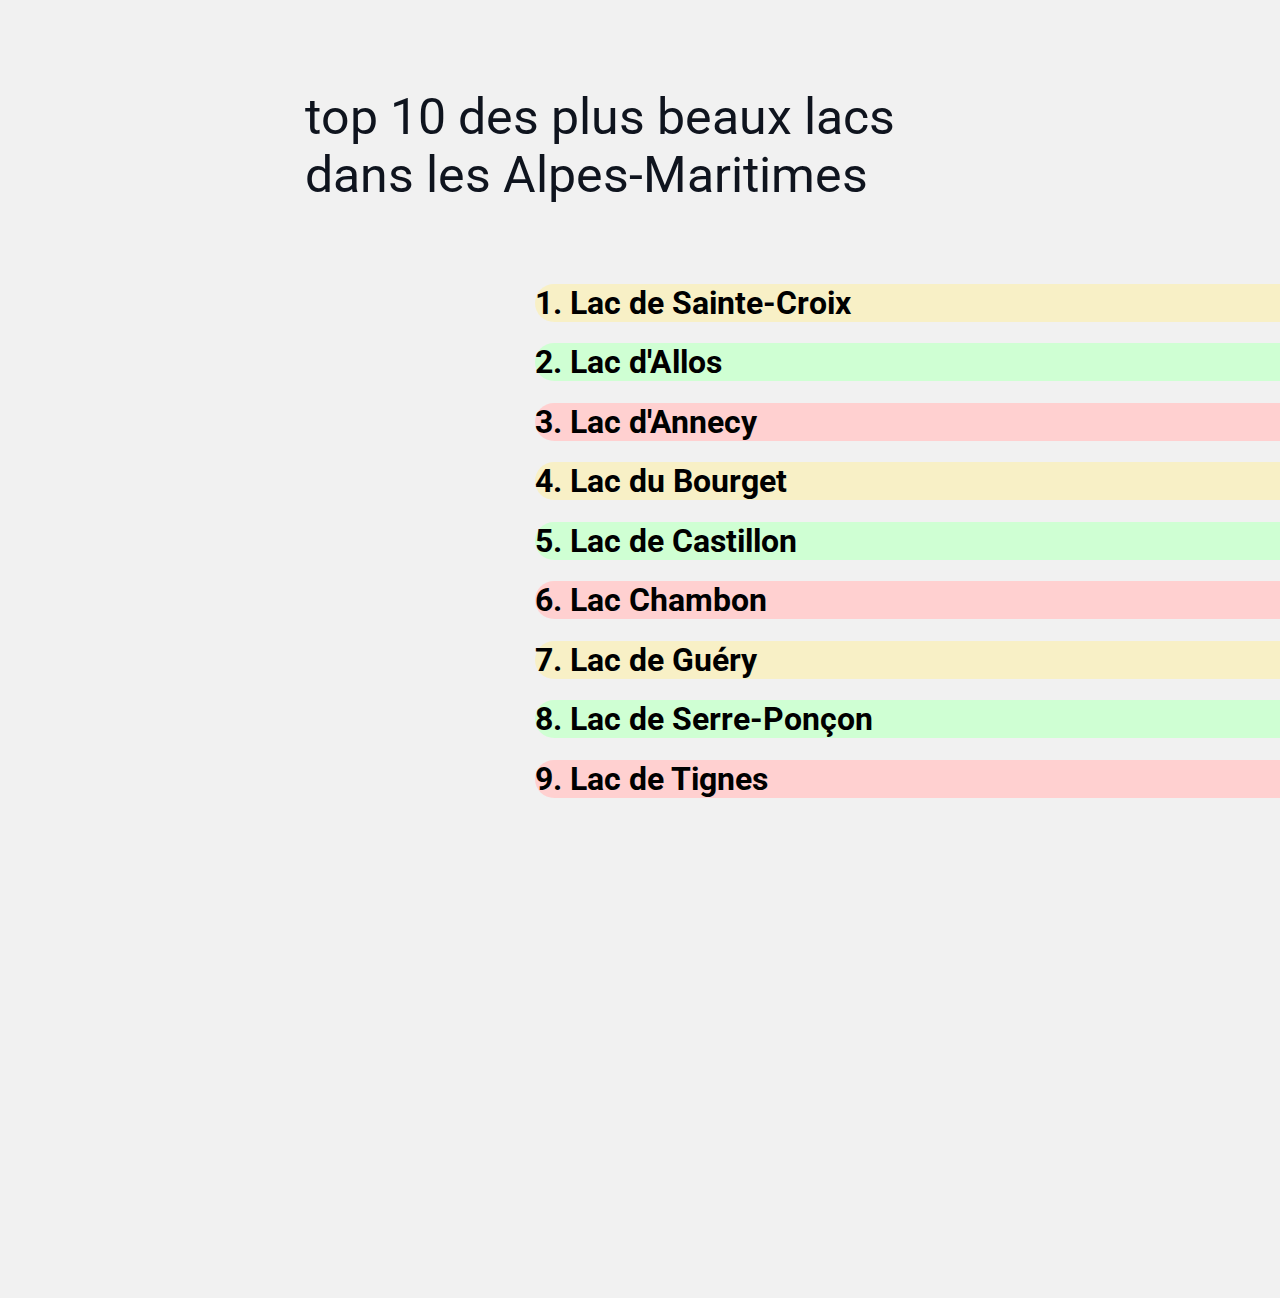
<file: index.html>
<!DOCTYPE html>
<html>
<head>
<meta charsSet="UTF-8">
<title>voyage</title>
<link href="styles.css" rel="stylesheet"/>
</head>
	<body>
		<div class="container">
			<div class="info">
				<div class="info-text">
					<p>top 10 des plus beaux lacs dans les Alpes-Maritimes</p>
				</div>
			</div>
	
			<div class="card bg-yellow">
				<a href="saintcroix.html"><strong><h1>1. Lac de Sainte-Croix</h1></strong></a>
			</div>
			<div class="card bg-green">
				<a href="allos.html"><strong><h1>2. Lac d'Allos</h1></strong></a>
			</div>
			<div class="card bg-red">
				<a href="annecy.html"><strong><h1>3. Lac d'Annecy</h1></strong></a>
			</div>
			<div class="card bg-yellow">
				<a href="bourget.html"><strong><h1>4. Lac du Bourget</h1></strong></a>
			</div>
			<div class="card bg-green">
				<a href="castillon.html"><strong><h1>5. Lac de Castillon</h1></strong></a>
			</div>
			<div class="card bg-red">
				<a href="chambon.html"><strong><h1>6. Lac Chambon</h1></strong></a>
			</div>
			<div class="card bg-yellow">
				<a href="guery.html"><strong><h1>7. Lac de Guéry</h1></strong></a>
			</div>
			<div class="card bg-green">
				<a href="serre_poncon.html"><strong><h1>8. Lac de Serre-Ponçon</h1></strong></a>
			</div>
			<div class="card bg-red">
				<a href="tignes.html"><strong><h1>9. Lac de Tignes</h1></strong></a>
			</div>
		<div style="margin-bottom: 500px;"></div>
	</body>
</html>
</file>
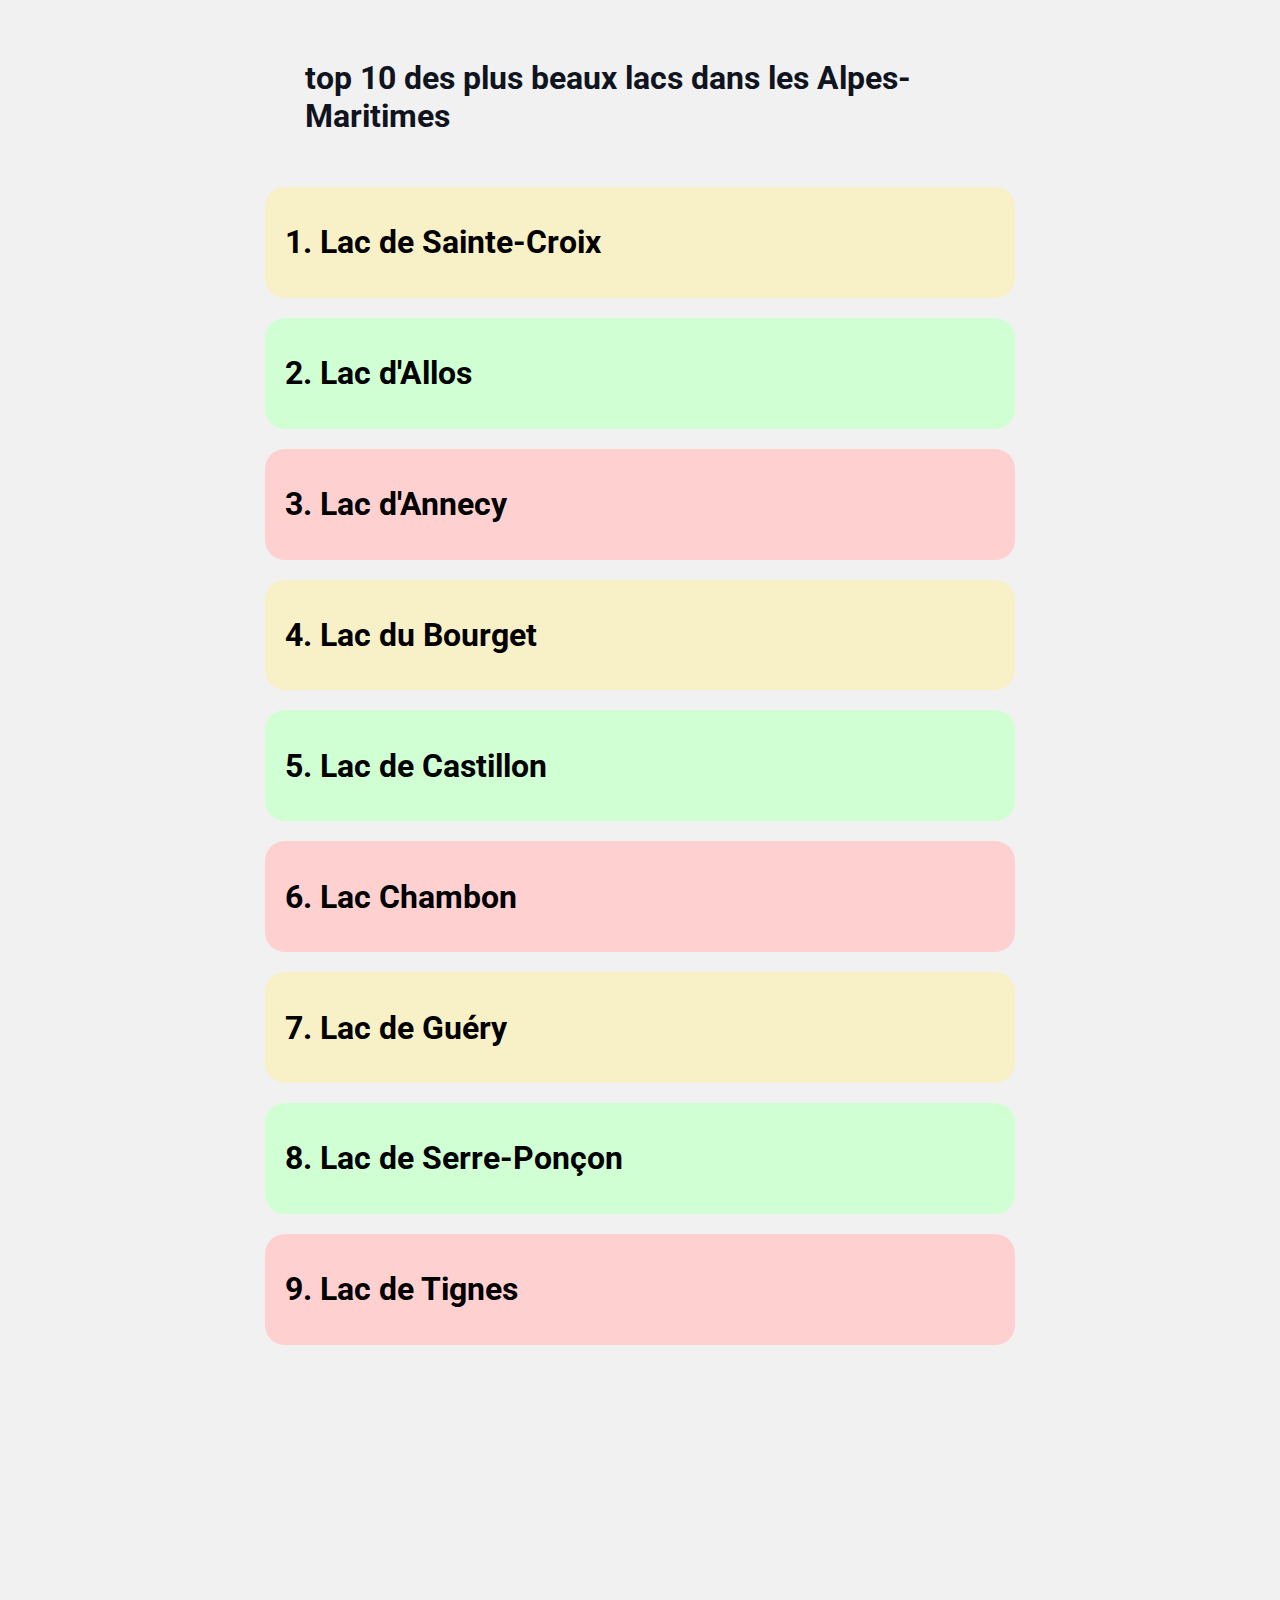
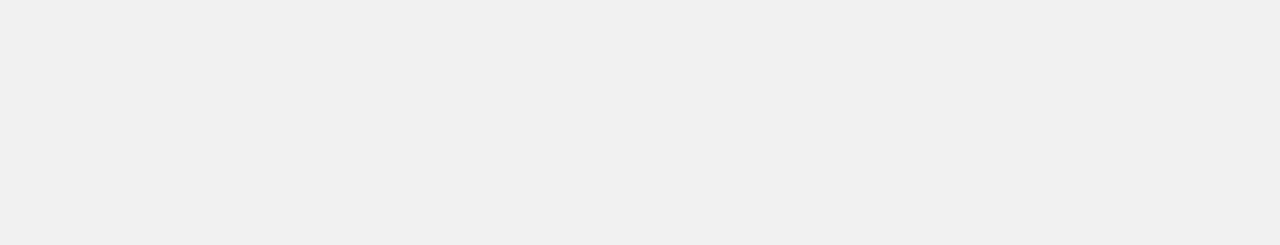
<file: img/index.html>
<!DOCTYPE html>
<html>
<head>
<meta charsSet="UTF-8">
<title>voyage</title>
<link href="styles.css" rel="stylesheet"/>
</head>
	<body>
		<div class="container">
			<div class="info">
				<div class="info-text">
					<h1> top 10 des plus beaux lacs dans les Alpes-Maritimes</h1>
				</div>
			</div>
	
			<div class="card bg-yellow">
				<a href="saintcroix.html"><strong><h1>1. Lac de Sainte-Croix</h1></strong></a>
			</div>
			<div class="card bg-green">
				<a href="allos.html"><strong><h1>2. Lac d'Allos</h1></strong></a>
			</div>
			<div class="card bg-red">
				<a href="annecy.html"><strong><h1>3. Lac d'Annecy</h1></strong></a>
			</div>
			<div class="card bg-yellow">
				<a href="bourget.html"><strong><h1>4. Lac du Bourget</h1></strong></a>
			</div>
			<div class="card bg-green">
				<a href="castillon.html"><strong><h1>5. Lac de Castillon</h1></strong></a>
			</div>
			<div class="card bg-red">
				<a href="chambon.html"><strong><h1>6. Lac Chambon</h1></strong></a>
			</div>
			<div class="card bg-yellow">
				<a href="guery.html"><strong><h1>7. Lac de Guéry</h1></strong></a>
			</div>
			<div class="card bg-green">
				<a href="serre_poncon.html"><strong><h1>8. Lac de Serre-Ponçon</h1></strong></a>
			</div>
			<div class="card bg-red">
				<a href="tignes.html"><strong><h1>9. Lac de Tignes</h1></strong></a>
			</div>
		<div style="margin-bottom: 500px;"></div>
	</body>
</html>
</file>
<file: styles.css>
@import url('https://fonts.googleapis.com/css2?family=Roboto&display=swap');
body{background-color: #f1f1f1;
color: #0f141e;
font: normal 16px 'roboto', sans-serif;
}
a {
  color: black;
  text-decoration: none;
}
a:hover{
  text-decoration: underline;
}
a:active{
 color: blue;
}
/* a:visited{
  color: grey;
} */


.info{
  margin-bottom: 30px;
  display: flex;
}
@media (max-width: 700px) {
  .info {
    text-align: center;
    display: block;
  }
}
.info-text {
  font-size: 50px;
  margin-left: 40px;
}
.container{
max-width: 750px;
margin: auto;
padding-top: 30px;
}
.bg-yellow{
  background: #f8f0c6;
}
.bg-green{
  background: #cfffd3;
}

.card h2 {
  margin-bottom: 20px;
}
.list {
  padding: 10;
}
.list li {
  color: #86898f;
  margin-bottom: 7px;
}
.temp {
  color: #86898f;
}
.link-list{
  padding: 0;
  list-style: none;
}
.form-group label {
  display: block;
  font-size: 14px;
  color: #86898f
}
  boxorm-group textarea {
  wi-sizing: border-box;
  border: none;
  border-bottom: 1px solid #ccc;
  color: #000;
  padding: 15px 0 10px;
  outline: none;
  font-family: inherit;
}
.row {
  display: flex;
  margin-bottom: 20px;
}
.row > .form-group {
  width: 50%;
}
.row > .form-group:first-child {
  margin-right: 20px;
}
.btn {
  background: #111;
  padding: 15px 20px;
  color: #fff;
  border: none;
  font-family: inherit;
  cursor: pointer;
}
.btn:hover {
  opacity: 0.9;
}
/* .position {
  border: 4px solid black;
  margin-top: 40px;
  padding: 20px;
}
.box {
  position: absolute;
  top: 150px;
  width: 50px;
  height: 50px;
  background: lightcoral;
} */
.saintcroix {
  text-align: center;
}
.photo1{
  width: 800px;
  border-radius: 28px;
  box-shadow: 4px 4px 14px rgba(0,0,0,0.25);
  display: block;
  margin: auto;
  margin-bottom: 40px;
}
.bg-red{
  background: #ffd0d0;
}
.card {
  margin-left: 270px;
  border-radius: 20px;
  width: 800px;
} 
.align {
  text-align: center;
}
.otstup {
  margin-left: 30px;
}
</file>
<file: img/styles.css>
@import url('https://fonts.googleapis.com/css2?family=Roboto&display=swap');
body{background-color: #f1f1f1;
color: #0f141e;
font: normal 16px 'roboto', sans-serif;
}
a {
  color: black;
  text-decoration: none;
}
a:hover{
  text-decoration: underline;
}
a:active{
 color: blue;
}
/* a:visited{
  color: grey;
} */

.info p {
    color: #86898f;
    margin: 0;
    font-style: italic;
    text-decoration: none ;
    text-transform: capitalize;
}
.info{
  margin-bottom: 30px;
  display: flex;
}
@media (max-width: 700px) {
  .info {
    text-align: center;
    display: block;
  }
}
.info-text {
  margin-left: 40px;
}
.info-text  h4 {
  margin-bottom: 10px;
}
.container{
max-width: 750px;
margin: auto;
padding-top: 30px;
}
.bg-yellow{
  background: #f8f0c6;
}
.bg-green{
  background: #cfffd3;
}

.card h2 {
  margin-bottom: 20px;
}
.list {
  padding: 10;
}
.list li {
  color: #86898f;
  margin-bottom: 7px;
}
.temp {
  color: #86898f;
}
.link-list{
  padding: 0;
  list-style: none;
}
.form-group label {
  display: block;
  font-size: 14px;
  color: #86898f
}
  boxorm-group textarea {
  wi-sizing: border-box;
  border: none;
  border-bottom: 1px solid #ccc;
  color: #000;
  padding: 15px 0 10px;
  outline: none;
  font-family: inherit;
}
.row {
  display: flex;
  margin-bottom: 20px;
}
.row > .form-group {
  width: 50%;
}
.row > .form-group:first-child {
  margin-right: 20px;
}
.btn {
  background: #111;
  padding: 15px 20px;
  color: #fff;
  border: none;
  font-family: inherit;
  cursor: pointer;
}
.btn:hover {
  opacity: 0.9;
}
/* .position {
  border: 4px solid black;
  margin-top: 40px;
  padding: 20px;
}
.box {
  position: absolute;
  top: 150px;
  width: 50px;
  height: 50px;
  background: lightcoral;
} */
.saintcroix {
  text-align: center;
}
.photo1{
  width: 800px;
  border-radius: 28px;
  box-shadow: 4px 4px 14px rgba(0,0,0,0.25);
  display: block;
  margin: auto;
  margin-bottom: 40px;
}
.bg-red{
  background: #ffd0d0;
}
.card {
  padding: 15px 20px;
  margin-bottom: 20px;
  border-radius: 20px;
} 
.align {
  text-align: center;
}
</file>
